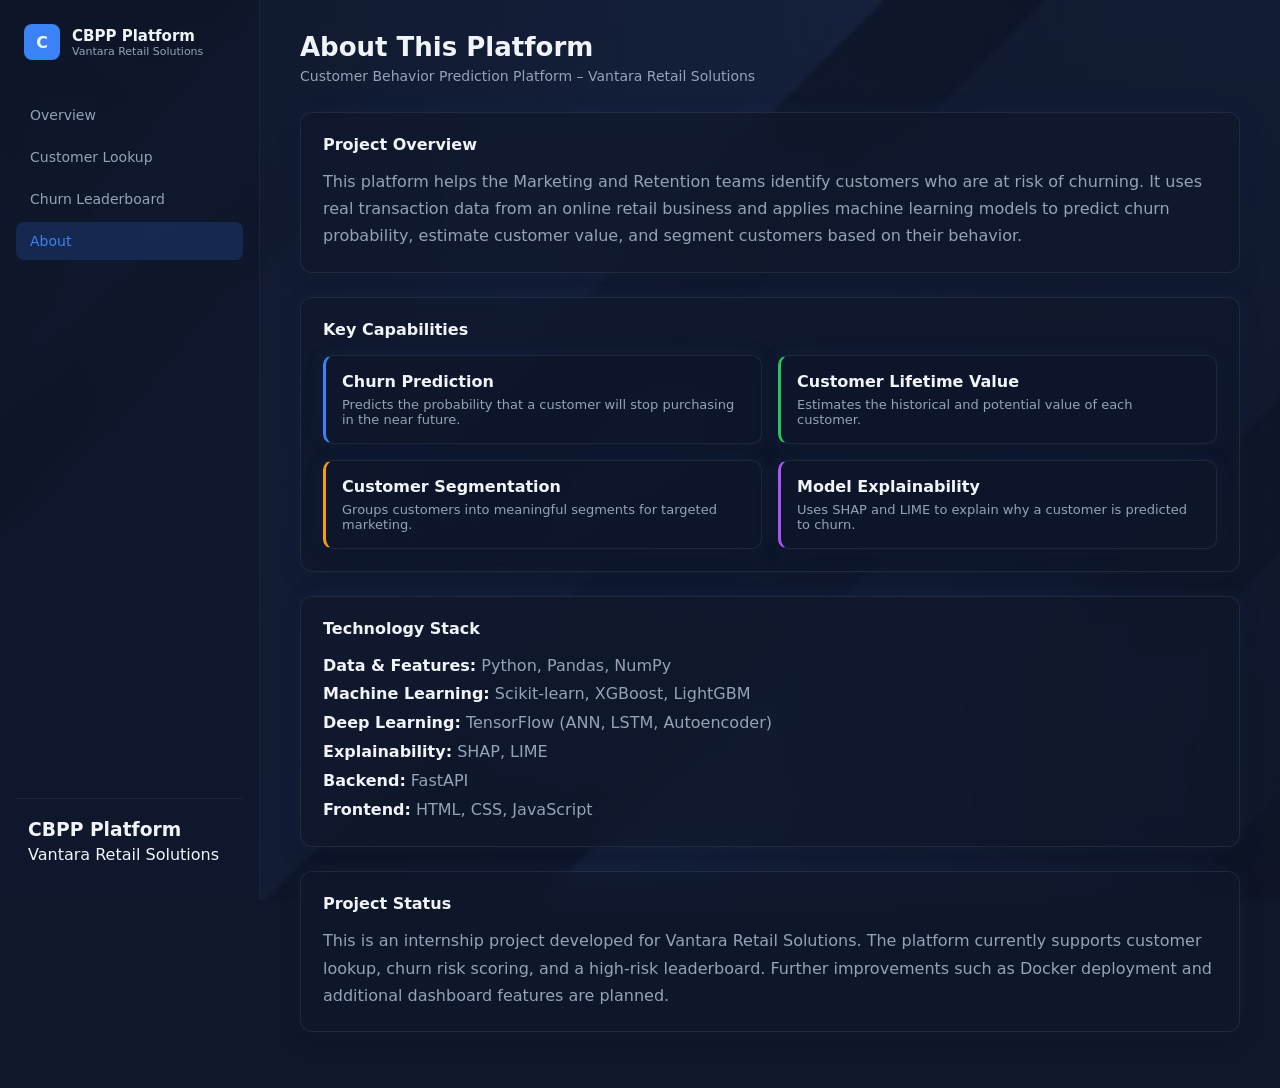
<file: frontend/about.html>
<!DOCTYPE html>
<html lang="en">

<head>
    <meta charset="UTF-8">
    <meta name="viewport" content="width=device-width, initial-scale=1.0">
    <title>CBPP Platform – About</title>
    <link rel="stylesheet" href="css/style.css">
    <script src="js/main.js"></script>
</head>

<body>

    <!-- Sidebar -->
    <aside class="sidebar" id="sidebar">
  <div class="sidebar-top">
    <div class="logo">
      <div class="logo-icon">C</div>
      <div class="logo-text">
        <h2>CBPP Platform</h2>
        <p>Vantara Retail Solutions</p>
      </div>
    </div>
    <button class="menu-toggle" id="menuToggle" aria-label="Toggle menu">☰</button>
  </div>

  <ul class="nav-menu">
    <li class="nav-item"><a class="nav-link" href="index.html">Overview</a></li>
    <li class="nav-item"><a class="nav-link" href="customer.html">Customer Lookup</a></li>
    <li class="nav-item"><a class="nav-link" href="leaderboard.html">Churn Leaderboard</a></li>
    <li class="nav-item"><a class="nav-link active" href="about.html">About</a></li>
  </ul>

  <div class="sidebar-footer">
    <h3>CBPP Platform</h3>
    <p>Vantara Retail Solutions</p>
  </div>
</aside>

    <!-- Main Content -->
    <main class="main-content">
        <div class="page-header">
            <h1>About This Platform</h1>
            <p>Customer Behavior Prediction Platform – Vantara Retail Solutions</p>
        </div>

        <div class="card about-card">
            <h3>Project Overview</h3>
            <p style="color: var(--text-muted); line-height: 1.7; margin-top: 12px;">
                This platform helps the Marketing and Retention teams identify customers who are at risk of churning.
                It uses real transaction data from an online retail business and applies machine learning models
                to predict churn probability, estimate customer value, and segment customers based on their behavior.
            </p>
        </div>

        <div class="card about-card">
            <h3>Key Capabilities</h3>
            <div style="display: grid; grid-template-columns: 1fr 1fr; gap: 16px; margin-top: 16px;">
                <div class="capability-card" style="border-left: 3px solid #3b82f6;">
                    <strong>Churn Prediction</strong>
                    <p style="color: var(--text-muted); font-size: 13px; margin-top: 6px;">
                        Predicts the probability that a customer will stop purchasing in the near future.
                    </p>
                </div>
                <div class="capability-card" style="border-left: 3px solid #22c55e;">
                    <strong>Customer Lifetime Value</strong>
                    <p style="color: var(--text-muted); font-size: 13px; margin-top: 6px;">
                        Estimates the historical and potential value of each customer.
                    </p>
                </div>
                <div class="capability-card" style="border-left: 3px solid #f59e0b;">
                    <strong>Customer Segmentation</strong>
                    <p style="color: var(--text-muted); font-size: 13px; margin-top: 6px;">
                        Groups customers into meaningful segments for targeted marketing.
                    </p>
                </div>
                <div class="capability-card" style="border-left: 3px solid #a855f7;">
                    <strong>Model Explainability</strong>
                    <p style="color: var(--text-muted); font-size: 13px; margin-top: 6px;">
                        Uses SHAP and LIME to explain why a customer is predicted to churn.
                    </p>
                </div>
            </div>
        </div>

        <div class="card about-card">
            <h3>Technology Stack</h3>
            <div style="margin-top: 12px; color: var(--text-muted); line-height: 1.8;">
                <p><strong style="color: var(--text-main);">Data & Features:</strong> Python, Pandas, NumPy</p>
                <p><strong style="color: var(--text-main);">Machine Learning:</strong> Scikit-learn, XGBoost, LightGBM
                </p>
                <p><strong style="color: var(--text-main);">Deep Learning:</strong> TensorFlow (ANN, LSTM, Autoencoder)
                </p>
                <p><strong style="color: var(--text-main);">Explainability:</strong> SHAP, LIME</p>
                <p><strong style="color: var(--text-main);">Backend:</strong> FastAPI</p>
                <p><strong style="color: var(--text-main);">Frontend:</strong> HTML, CSS, JavaScript</p>
            </div>
        </div>

        <div class="card about-card">
            <h3>Project Status</h3>
            <p style="color: var(--text-muted); margin-top: 12px; line-height: 1.7;">
                This is an internship project developed for Vantara Retail Solutions.
                The platform currently supports customer lookup, churn risk scoring, and a high-risk leaderboard.
                Further improvements such as Docker deployment and additional dashboard features are planned.
            </p>
        </div>
    </main>

</body>

</html>
</file>
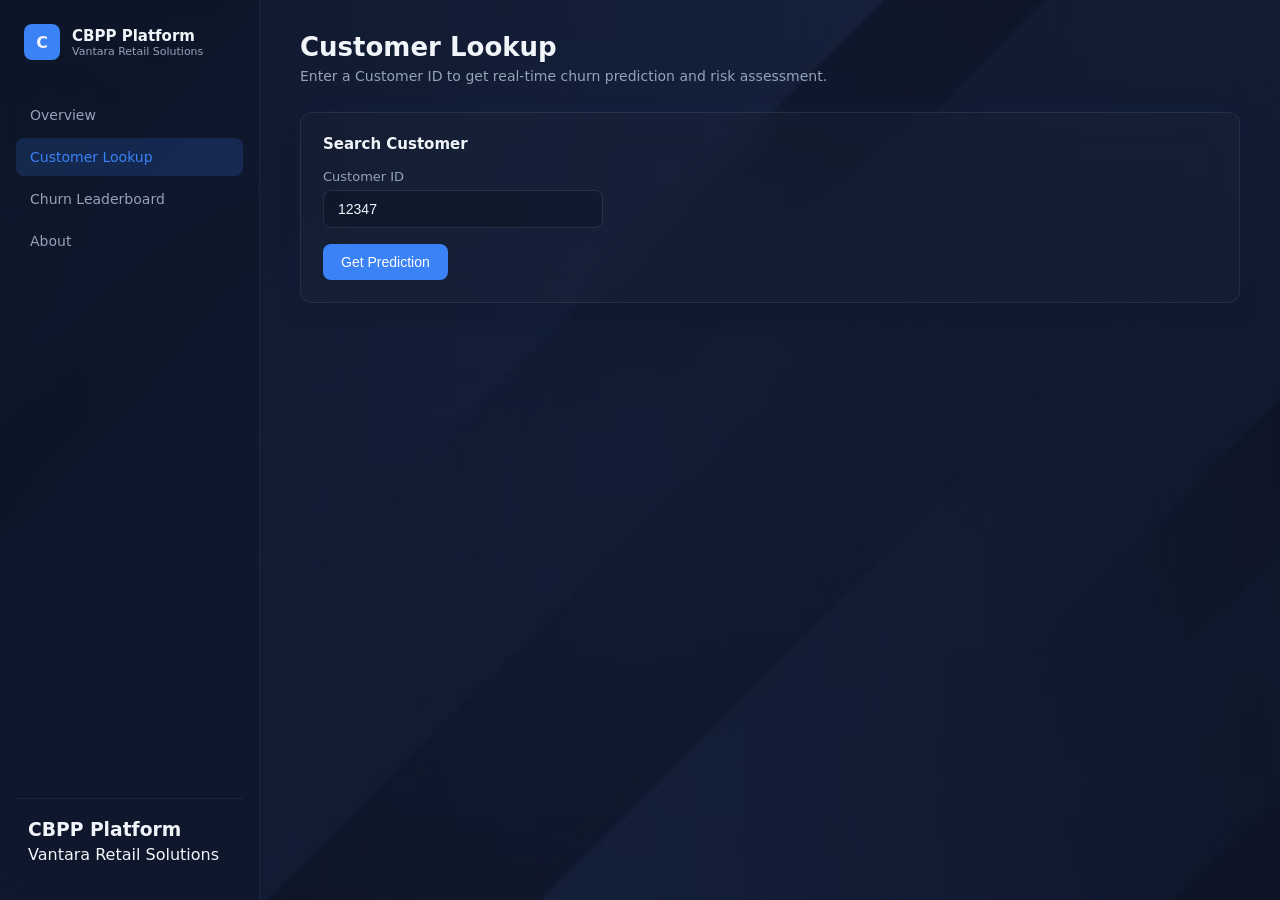
<file: frontend/customer.html>
<!DOCTYPE html>
<html lang="en">

<head>
    <meta charset="UTF-8">
    <meta name="viewport" content="width=device-width, initial-scale=1.0">
    <title>CBPP Platform – Customer Lookup</title>
    <link rel="stylesheet" href="css/style.css">
</head>

<body>

    <!-- Sidebar -->
    <aside class="sidebar" id="sidebar">
        <div class="sidebar-top">
            <div class="logo">
                <div class="logo-icon">C</div>
                <div class="logo-text">
                    <h2>CBPP Platform</h2>
                    <p>Vantara Retail Solutions</p>
                </div>
            </div>
            <button class="menu-toggle" id="menuToggle" aria-label="Toggle menu">☰</button>
        </div>

        <ul class="nav-menu">
            <li class="nav-item"><a class="nav-link" href="index.html">Overview</a></li>
            <li class="nav-item"><a class="nav-link active" href="customer.html">Customer Lookup</a></li>
            <li class="nav-item"><a class="nav-link" href="leaderboard.html">Churn Leaderboard</a></li>
            <li class="nav-item"><a class="nav-link" href="about.html">About</a></li>
        </ul>

        <div class="sidebar-footer">
            <h3>CBPP Platform</h3>
            <p>Vantara Retail Solutions</p>
        </div>
    </aside>

    <!-- Main Content -->
    <main class="main-content">
        <div class="page-header">
            <h1>Customer Lookup</h1>
            <p>Enter a Customer ID to get real-time churn prediction and risk assessment.</p>
        </div>

        <!-- Search Box -->
        <div class="card">
            <h3>Search Customer</h3>
            <div class="form-group" style="margin-top: 16px;">
                <label for="customer-id">Customer ID</label>
                <input type="number" id="customer-id" placeholder="e.g. 12347" value="12347">
            </div>
            <button class="btn" onclick="lookupCustomer()">Get Prediction</button>
        </div>

        <!-- Results Section (hidden by default) -->
        <div class="card" id="result-section" style="display: none;">
            <h3>Prediction Result</h3>

            <div class="metrics-grid" style="margin-top: 20px;">
                <div class="metric-card">
                    <div class="label">Churn Probability</div>
                    <div class="value" id="result-probability">-</div>
                </div>
                <div class="metric-card">
                    <div class="label">Prediction</div>
                    <div class="value" id="result-prediction">-</div>
                </div>
                <div class="metric-card">
                    <div class="label">Risk Level</div>
                    <div class="value" id="result-risk">-</div>
                </div>
                <div class="metric-card">
                    <div class="label">Customer ID</div>
                    <div class="value" id="result-id">-</div>
                </div>
            </div>

            <div id="result-message"
                style="margin-top: 20px; padding: 16px; background: rgba(59,130,246,0.1); border-radius: 8px; font-size: 15px;">
            </div>
        </div>

        <!-- Error message -->
        <div class="card" id="error-section" style="display: none; border-color: var(--danger);">
            <p id="error-message" style="color: var(--danger);"></p>
        </div>
    </main>

    <!-- main.js first (defines API_URL + hamburger) -->
    <script src="js/main.js"></script>
<script>
    async function lookupCustomer() {
        const customerId = document.getElementById("customer-id").value;
        const resultSection = document.getElementById("result-section");
        const errorSection = document.getElementById("error-section");

        resultSection.style.display = "none";
        errorSection.style.display = "none";

        if (!customerId) {
            showError("Please enter a Customer ID.");
            return;
        }

        try {
            const response = await fetch("./data/customers.json");
            if (!response.ok) throw new Error("Failed to load customer data");
            const customers = await response.json();
            const data = customers[String(customerId)];

            if (!data) {
                showError(`Customer ID ${customerId} was not found in the database.`);
                return;
            }

            document.getElementById("result-probability").textContent =
                (data.Churn_Probability * 100).toFixed(1) + "%";
            document.getElementById("result-prediction").textContent =
                data.Churn_Prediction === 1 ? "Churn" : "Active";
            document.getElementById("result-risk").textContent = data.Risk_Level;
            document.getElementById("result-id").textContent = data.Customer_ID || customerId;
            document.getElementById("result-message").textContent = data.Message;

            const riskEl = document.getElementById("result-risk");
            if (data.Risk_Level === "High") riskEl.style.color = "#ef4444";
            else if (data.Risk_Level === "Medium") riskEl.style.color = "#f59e0b";
            else riskEl.style.color = "#22c55e";

            resultSection.style.display = "block";
        } catch (error) {
            showError("Could not load customer data.");
            console.error(error);
        }
    }

    function showError(message) {
        const errorSection = document.getElementById("error-section");
        document.getElementById("error-message").textContent = message;
        errorSection.style.display = "block";
    }
</script>

</body>

</html>
</file>
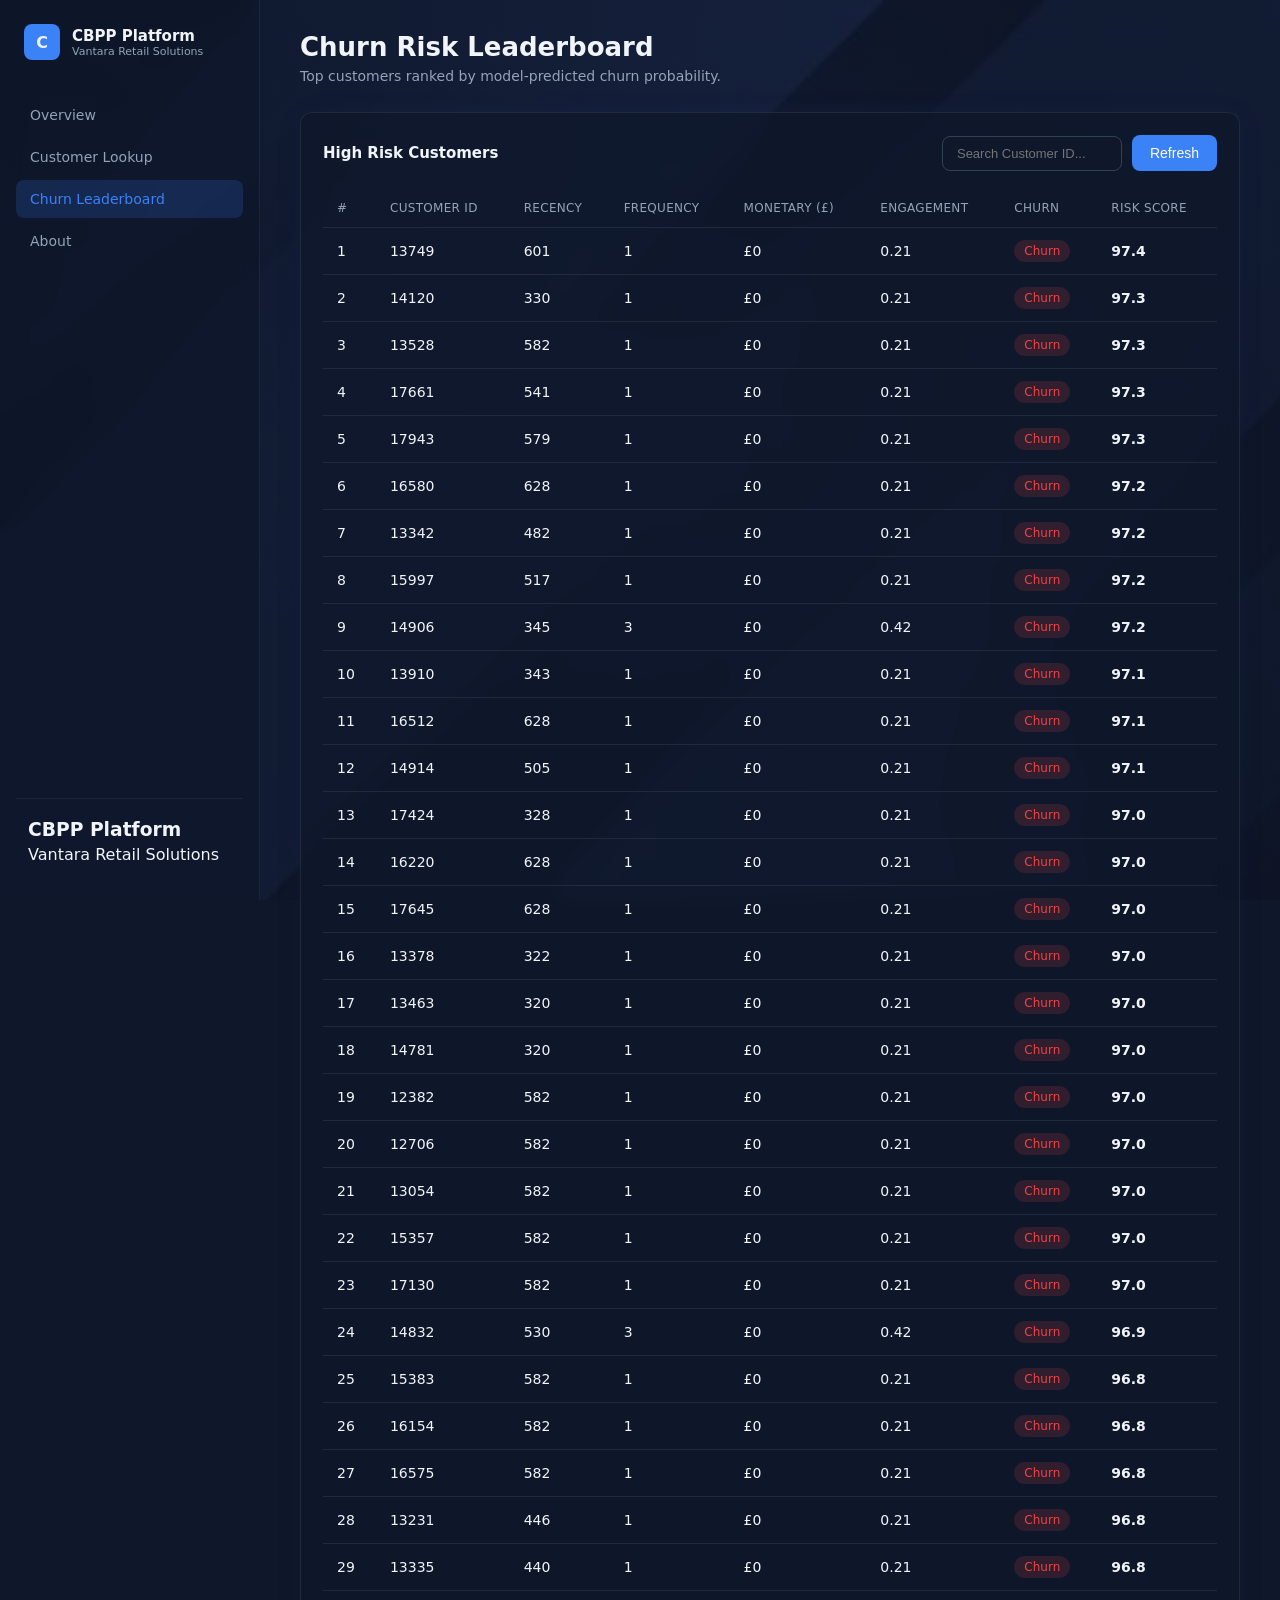
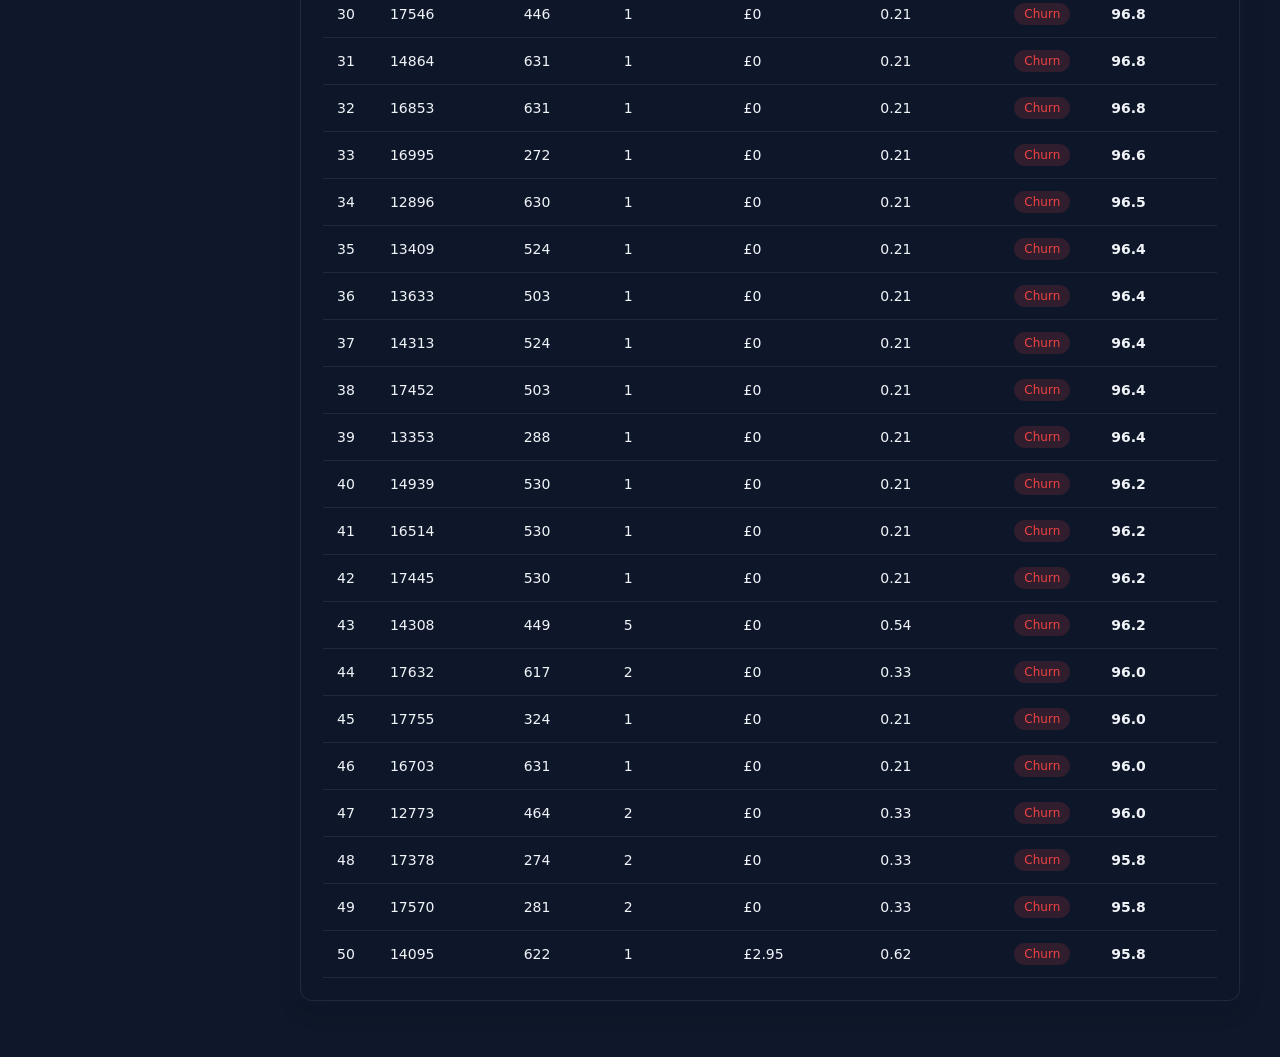
<file: frontend/leaderboard.html>
<!DOCTYPE html>
<html lang="en">
<head>
    <meta charset="UTF-8">
    <meta name="viewport" content="width=device-width, initial-scale=1.0">
    <title>CBPP Platform – Churn Leaderboard</title>
    <link rel="stylesheet" href="css/style.css">
</head>
<body>

    <!-- Sidebar -->
    <aside class="sidebar" id="sidebar">
        <div class="sidebar-top">
            <div class="logo">
                <div class="logo-icon">C</div>
                <div class="logo-text">
                    <h2>CBPP Platform</h2>
                    <p>Vantara Retail Solutions</p>
                </div>
            </div>
            <button class="menu-toggle" id="menuToggle" aria-label="Toggle menu">☰</button>
        </div>

        <ul class="nav-menu">
            <li class="nav-item"><a class="nav-link" href="index.html">Overview</a></li>
            <li class="nav-item"><a class="nav-link" href="customer.html">Customer Lookup</a></li>
            <li class="nav-item"><a class="nav-link active" href="leaderboard.html">Churn Leaderboard</a></li>
            <li class="nav-item"><a class="nav-link" href="about.html">About</a></li>
        </ul>

        <div class="sidebar-footer">
            <h3>CBPP Platform</h3>
            <p>Vantara Retail Solutions</p>
        </div>
    </aside>

    <!-- Main Content -->
    <main class="main-content">
        <div class="page-header">
            <h1>Churn Risk Leaderboard</h1>
            <p>Top customers ranked by model-predicted churn probability.</p>
        </div>

        <div class="card dark-card">
            <div style="display: flex; justify-content: space-between; align-items: center; margin-bottom: 18px; flex-wrap: wrap; gap: 12px;">
                <h3 style="margin: 0;">High Risk Customers</h3>
                <div style="display: flex; gap: 10px; align-items: center;">
                    <input
                        type="text"
                        id="search-input"
                        placeholder="Search Customer ID..."
                        style="padding: 9px 14px; background: #0f172a; border: 1px solid #334155; border-radius: 8px; color: #f1f5f9; font-size: 13px; width: 180px;"
                    >
                    <button class="btn" onclick="loadLeaderboard()">Refresh</button>
                </div>
            </div>

            <div id="loading" style="color: var(--text-muted); padding: 12px 0;">Loading leaderboard...</div>

            <div id="leaderboard-container" style="display: none; overflow-x: auto;">
                <table>
                    <thead>
                        <tr>
                            <th>#</th>
                            <th>Customer ID</th>
                            <th>Recency</th>
                            <th>Frequency</th>
                            <th>Monetary (£)</th>
                            <th>Engagement</th>
                            <th>Churn</th>
                            <th>Risk Score</th>
                        </tr>
                    </thead>
                    <tbody id="leaderboard-body"></tbody>
                </table>
            </div>

            <div id="no-results" style="display: none; color: var(--text-muted); padding: 16px 0;">
                No customers found for this search.
            </div>

            <div id="error-message" style="display: none; color: var(--danger); margin-top: 12px;"></div>
        </div>
    </main>

    <!-- main.js first (defines API_URL + hamburger) -->
    <script src="js/main.js"></script>
<script>
    let allCustomers = [];

    async function loadLeaderboard() {
        const loading = document.getElementById("loading");
        const container = document.getElementById("leaderboard-container");
        const errorMsg = document.getElementById("error-message");
        const noResults = document.getElementById("no-results");
        const tbody = document.getElementById("leaderboard-body");

        loading.style.display = "block";
        container.style.display = "none";
        errorMsg.style.display = "none";
        noResults.style.display = "none";
        tbody.innerHTML = "";

        try {
            const response = await fetch("./data/leaderboard.json");
            if (!response.ok) throw new Error("Failed to load leaderboard");
            const data = await response.json();
            allCustomers = data.customers || [];
            renderTable(allCustomers);
            loading.style.display = "none";
        } catch (error) {
            loading.style.display = "none";
            errorMsg.style.display = "block";
            errorMsg.textContent = "Could not load leaderboard data.";
            console.error(error);
        }
    }

    function renderTable(customers) {
        const tbody = document.getElementById("leaderboard-body");
        const container = document.getElementById("leaderboard-container");
        const noResults = document.getElementById("no-results");
        tbody.innerHTML = "";

        if (!customers || customers.length === 0) {
            container.style.display = "none";
            noResults.style.display = "block";
            return;
        }

        noResults.style.display = "none";
        container.style.display = "block";

        customers.forEach((cust, index) => {
            const row = document.createElement("tr");
            const churnBadge = cust.Churn === 1
                ? `<span class="badge badge-high">Churn</span>`
                : `<span class="badge badge-low">Active</span>`;

            row.innerHTML = `
                <td>${index + 1}</td>
                <td>${cust.Customer_ID}</td>
                <td>${cust.Recency}</td>
                <td>${cust.Frequency}</td>
                <td>£${Number(cust.Monetary_Positive || 0).toLocaleString()}</td>
                <td>${Number(cust.Engagement_Score || 0).toFixed(2)}</td>
                <td>${churnBadge}</td>
                <td><strong>${Number(cust.Risk_Score || 0).toFixed(1)}</strong></td>
            `;
            tbody.appendChild(row);
        });
    }

    document.addEventListener("DOMContentLoaded", () => {
        const searchInput = document.getElementById("search-input");
        if (searchInput) {
            searchInput.addEventListener("input", function (e) {
                const query = e.target.value.trim();
                if (!query) {
                    renderTable(allCustomers);
                    return;
                }
                const filtered = allCustomers.filter(c =>
                    String(c.Customer_ID).includes(query)
                );
                renderTable(filtered);
            });
        }
        loadLeaderboard();
    });
</script>

</body>
</html>
</file>
<file: frontend/css/style.css>
/* ============================================
   CBPP Platform – Professional Styles
   ============================================ */

:root {
    --bg-dark: #0f172a;
    --bg-card: #1e293b;
    --bg-sidebar: #0f172a;
    --primary: #3b82f6;
    --primary-hover: #2563eb;
    --text-main: #f1f5f9;
    --text-muted: #94a3b8;
    --success: #22c55e;
    --danger: #ef4444;
    --warning: #f59e0b;
    --border: #334155;
}

* {
    margin: 0;
    padding: 0;
    box-sizing: border-box;
}

body {
    font-family: 'Segoe UI', system-ui, -apple-system, sans-serif;
    background-color: #0f172a;
    background-image:
    linear-gradient(rgba(15, 23, 42, 0.70), rgba(15, 23, 42, 0.70)),
    url("../assets/Bg.jpeg");
    background-size: cover;
    background-position: center;
    background-repeat: no-repeat;
    background-attachment: fixed;
    color: var(--text-main);
    display: flex;
    min-height: 100vh;
}

/* ========== Sidebar ========== */
.sidebar {
    width: 260px;
    background: rgba(15, 23, 42, 0.72);
    backdrop-filter: blur(12px);
    border-right: 1px solid rgba(255, 255, 255, 0.06);
    padding: 24px 16px;
    display: flex;
    flex-direction: column;
    position: fixed;
    height: 100vh;
}

.logo {
    display: flex;
    align-items: center;
    gap: 12px;
    margin-bottom: 36px;
    padding: 0 8px;
}

.logo-icon {
    width: 36px;
    height: 36px;
    background: var(--primary);
    border-radius: 8px;
    display: flex;
    align-items: center;
    justify-content: center;
    font-weight: 700;
    font-size: 16px;
}

.logo-text h2 {
    font-size: 15px;
    font-weight: 600;
}

.logo-text p {
    font-size: 11px;
    color: var(--text-muted);
}

.nav-menu {
    list-style: none;
    flex: 1;
}

.nav-item {
    margin-bottom: 4px;
}

.nav-link {
    display: flex;
    align-items: center;
    gap: 10px;
    padding: 11px 14px;
    border-radius: 8px;
    color: var(--text-muted);
    text-decoration: none;
    font-size: 14px;
    transition: all 0.2s ease;
}

.nav-link:hover {
    background-color: rgba(59, 130, 246, 0.1);
    color: #93c5fd;
    transform: translateX(3px);
}

.nav-link.active {
    background-color: rgba(59, 130, 246, 0.18);
    color: var(--primary);
    font-weight: 500;
}

.sidebar-footer {
    margin-top: auto;
    padding: 18px 12px 10px;
    border-top: 1px solid rgba(255, 255, 255, 0.06);
    line-height: 1.4;
}

/* ========== Main Content ========== */
.main-content {
    margin-left: 260px;
    padding: 32px 40px;
    width: calc(100% - 260px);
    min-height: 100vh;
    background: transparent;
}

.page-header {
    margin-bottom: 28px;
}

.page-header h1 {
    font-size: 26px;
    font-weight: 700;
    margin-bottom: 6px;
}

.page-header p {
    color: var(--text-muted);
    font-size: 14px;
}

/* ========== Cards ========== */
.card {
    background: rgba(30, 41, 59, 0.28);
    backdrop-filter: blur(14px);
    border: 1px solid rgba(255, 255, 255, 0.08);
    border-radius: 12px;
    padding: 22px;
    margin-bottom: 24px;
    box-shadow: 0 8px 24px rgba(0, 0, 0, 0.18);
    transition: all 0.2s ease;
}

.card h3 {
    font-size: 15px;
    font-weight: 600;
    margin-bottom: 14px;
}

/* ========== Metrics ========== */
.metrics-grid {
    display: grid;
    grid-template-columns: repeat(4, 1fr);
    gap: 18px;
    margin-bottom: 28px;
}

.metric-card {
    background: rgba(30, 41, 59, 0.28);
    backdrop-filter: blur(14px);
    border: 1px solid rgba(255, 255, 255, 0.08);
    border-radius: 12px;
    padding: 20px;
    box-shadow: 0 8px 24px rgba(0, 0, 0, 0.18);
    transition: all 0.2s ease;
}

.metric-card:hover {
    border-color: rgba(59, 130, 246, 0.45);
    transform: translateY(-2px);
    box-shadow: 0 10px 24px rgba(0, 0, 0, 0.25);
    background: rgba(30, 41, 59, 0.72);
}

.metric-card .label {
    font-size: 13px;
    color: var(--text-muted);
    margin-bottom: 8px;
}

.metric-card .value {
    font-size: 26px;
    font-weight: 700;
    margin-bottom: 6px;
}

.metric-card .subtext {
    font-size: 12px;
    color: var(--text-muted);
}

/* ========== Buttons ========== */
.btn {
    display: inline-block;
    background-color: var(--primary);
    color: white;
    border: none;
    padding: 10px 18px;
    border-radius: 8px;
    font-size: 14px;
    font-weight: 500;
    cursor: pointer;
    text-decoration: none;
    transition: all 0.2s ease;
}

.btn:hover {
    background-color: var(--primary-hover);
    transform: translateY(-1px);
    box-shadow: 0 4px 12px rgba(59, 130, 246, 0.35);
}

.btn-secondary {
    background-color: #334155;
}

.btn-secondary:hover {
    background-color: #475569;
}

/* ========== Form ========== */
.form-group {
    margin-bottom: 16px;
}

.form-group label {
    display: block;
    font-size: 13px;
    color: var(--text-muted);
    margin-bottom: 6px;
}

.form-group input {
    width: 100%;
    max-width: 280px;
    padding: 10px 14px;
    background-color: rgba(15, 23, 42, 0.7);
    border: 1px solid rgba(255, 255, 255, 0.1);
    border-radius: 8px;
    color: var(--text-main);
    font-size: 14px;
    transition: border-color 0.2s ease;
}

.form-group input:focus {
    outline: none;
    border-color: var(--primary);
}

/* ========== Table ========== */
table {
    width: 100%;
    border-collapse: collapse;
    font-size: 14px;
}

th, td {
    padding: 12px 14px;
    text-align: left;
    border-bottom: 1px solid rgba(255, 255, 255, 0.08);
}

th {
    color: var(--text-muted);
    font-weight: 500;
    font-size: 12px;
    text-transform: uppercase;
    letter-spacing: 0.3px;
}

tr {
    transition: background-color 0.15s ease;
}

tr:hover {
    background-color: rgba(255, 255, 255, 0.03);
}

/* ========== Badges ========== */
.badge {
    display: inline-block;
    padding: 4px 10px;
    border-radius: 20px;
    font-size: 12px;
    font-weight: 500;
}

.badge-high {
    background: rgba(239, 68, 68, 0.15);
    color: var(--danger);
}

.badge-medium {
    background: rgba(245, 158, 11, 0.15);
    color: var(--warning);
}

.badge-low {
    background: rgba(34, 197, 94, 0.15);
    color: var(--success);
}

/* ========== Insights ========== */
.insights-grid {
    display: grid;
    grid-template-columns: repeat(3, 1fr);
    gap: 16px;
    margin-top: 12px;
}

.insight-card {
    background: rgba(15, 23, 42, 0.22);
    backdrop-filter: blur(12px);
    border: 1px solid rgba(255, 255, 255, 0.08);
    border-radius: 10px;
    padding: 16px;
    transition: all 0.2s ease;
}

.insight-card:hover {
    border-color: rgba(71, 85, 105, 0.9);
    background: rgba(30, 41, 59, 0.65);
}

.insight-card strong {
    display: block;
    font-size: 14px;
    margin-bottom: 6px;
}

.insight-card p {
    font-size: 13px;
    color: var(--text-muted);
    line-height: 1.5;
    margin: 0;
}

/* ========== Charts ========== */
.charts-row {
    display: grid;
    grid-template-columns: 1fr 1fr;
    gap: 20px;
    margin-top: 8px;
}

.chart-card {
    background: rgba(30, 41, 59, 0.28);
    backdrop-filter: blur(14px);
    border: 1px solid rgba(255, 255, 255, 0.08);
    border-radius: 12px;
    padding: 20px;
    box-shadow: 0 8px 24px rgba(0, 0, 0, 0.18);
    transition: all 0.2s ease;
}

.chart-card:hover {
    border-color: rgba(71, 85, 105, 0.9);
    background: rgba(30, 41, 59, 0.72);
}

.chart-card h3 {
    font-size: 14px;
    margin-bottom: 4px;
}

.chart-card .subtitle {
    font-size: 12px;
    color: var(--text-muted);
    margin-bottom: 14px;
}

/* ========== Filter Badge ========== */
.window-badge {
    display: inline-block;
    background: rgba(30, 41, 59, 0.7);
    border: 1px solid rgba(255, 255, 255, 0.1);
    color: #e2e8f0;
    padding: 9px 16px;
    border-radius: 8px;
    font-size: 13px;
    font-weight: 500;
    backdrop-filter: blur(10px);
}

/* ========== Responsive ========== */
@media (max-width: 1200px) {
    .metrics-grid {
        grid-template-columns: repeat(2, 1fr);
    }

    .insights-grid,
    .charts-row {
        grid-template-columns: 1fr;
    }
}

/* ===== About page adjustments ===== */
.about-card {
    background: rgba(15, 23, 42, 0.62) !important;
}

.about-card h3 {
    font-size: 16px;
    font-weight: 600;
}

.capability-card {
    background: rgba(15, 23, 42, 0.72) !important;
    border: 1px solid rgba(255, 255, 255, 0.08);
    border-radius: 10px;
    padding: 16px;
}
.dark-card {
    background: rgba(15, 23, 42, 0.70) !important;
}
/* ============================================
   MOBILE HEADER + HAMBURGER
   ============================================ */

.menu-toggle {
  display: none;
  width: 40px;
  height: 40px;
  min-width: 40px;
  border: 1px solid rgba(255, 255, 255, 0.12);
  border-radius: 10px;
  background: rgba(30, 41, 59, 0.95);
  color: #f1f5f9;
  font-size: 18px;
  line-height: 1;
  cursor: pointer;
  align-items: center;
  justify-content: center;
}

.sidebar-top {
  display: block;
}

@media (max-width: 900px) {
  body {
    display: block;
    background-attachment: scroll;
  }

  .sidebar {
    position: sticky;
    top: 0;
    z-index: 1000;
    width: 100%;
    height: auto;
    border-right: none;
    border-bottom: 1px solid rgba(255, 255, 255, 0.08);
    padding: 12px 14px;
  }

  .sidebar-top {
    display: flex;
    align-items: center;
    justify-content: space-between;
    gap: 12px;
    width: 100%;
  }

  .sidebar-top .logo {
    display: flex;
    align-items: center;
    gap: 10px;
    margin-bottom: 0;
    padding: 0;
    min-width: 0;
  }

  .menu-toggle {
    display: inline-flex;
  }

  .nav-menu {
    display: none;
    margin-top: 10px;
    padding: 8px;
    border: 1px solid rgba(255, 255, 255, 0.08);
    border-radius: 12px;
    background: rgba(15, 23, 42, 0.96);
  }

  .sidebar.open .nav-menu {
    display: grid;
    grid-template-columns: 1fr;
    gap: 6px;
  }

  .nav-link {
    padding: 10px 12px;
    justify-content: flex-start;
  }

  .sidebar-footer {
    display: none !important;
  }

  .main-content {
    margin-left: 0 !important;
    width: 100% !important;
    padding: 16px !important;
  }

  .metrics-grid {
    grid-template-columns: 1fr !important;
    gap: 12px !important;
  }

  .insights-grid,
  .charts-row {
    grid-template-columns: 1fr !important;
  }

  .page-header h1 {
    font-size: 22px;
  }
}
/* Light glow for all page boxes – minimal, non-breaking */
.card,
.metric-card,
.insight-card,
.chart-card,
.about-card,
.capability-card,
.dark-card {
    box-shadow:
        0 8px 22px rgba(0, 0, 0, 0.18),
        0 0 22px rgba(91, 141, 239, 0.08);
}

.card:hover,
.metric-card:hover,
.insight-card:hover,
.chart-card:hover,
.about-card:hover,
.capability-card:hover,
.dark-card:hover {
    box-shadow:
        0 12px 28px rgba(0, 0, 0, 0.22),
        0 0 28px rgba(91, 141, 239, 0.12);
}
</file>
